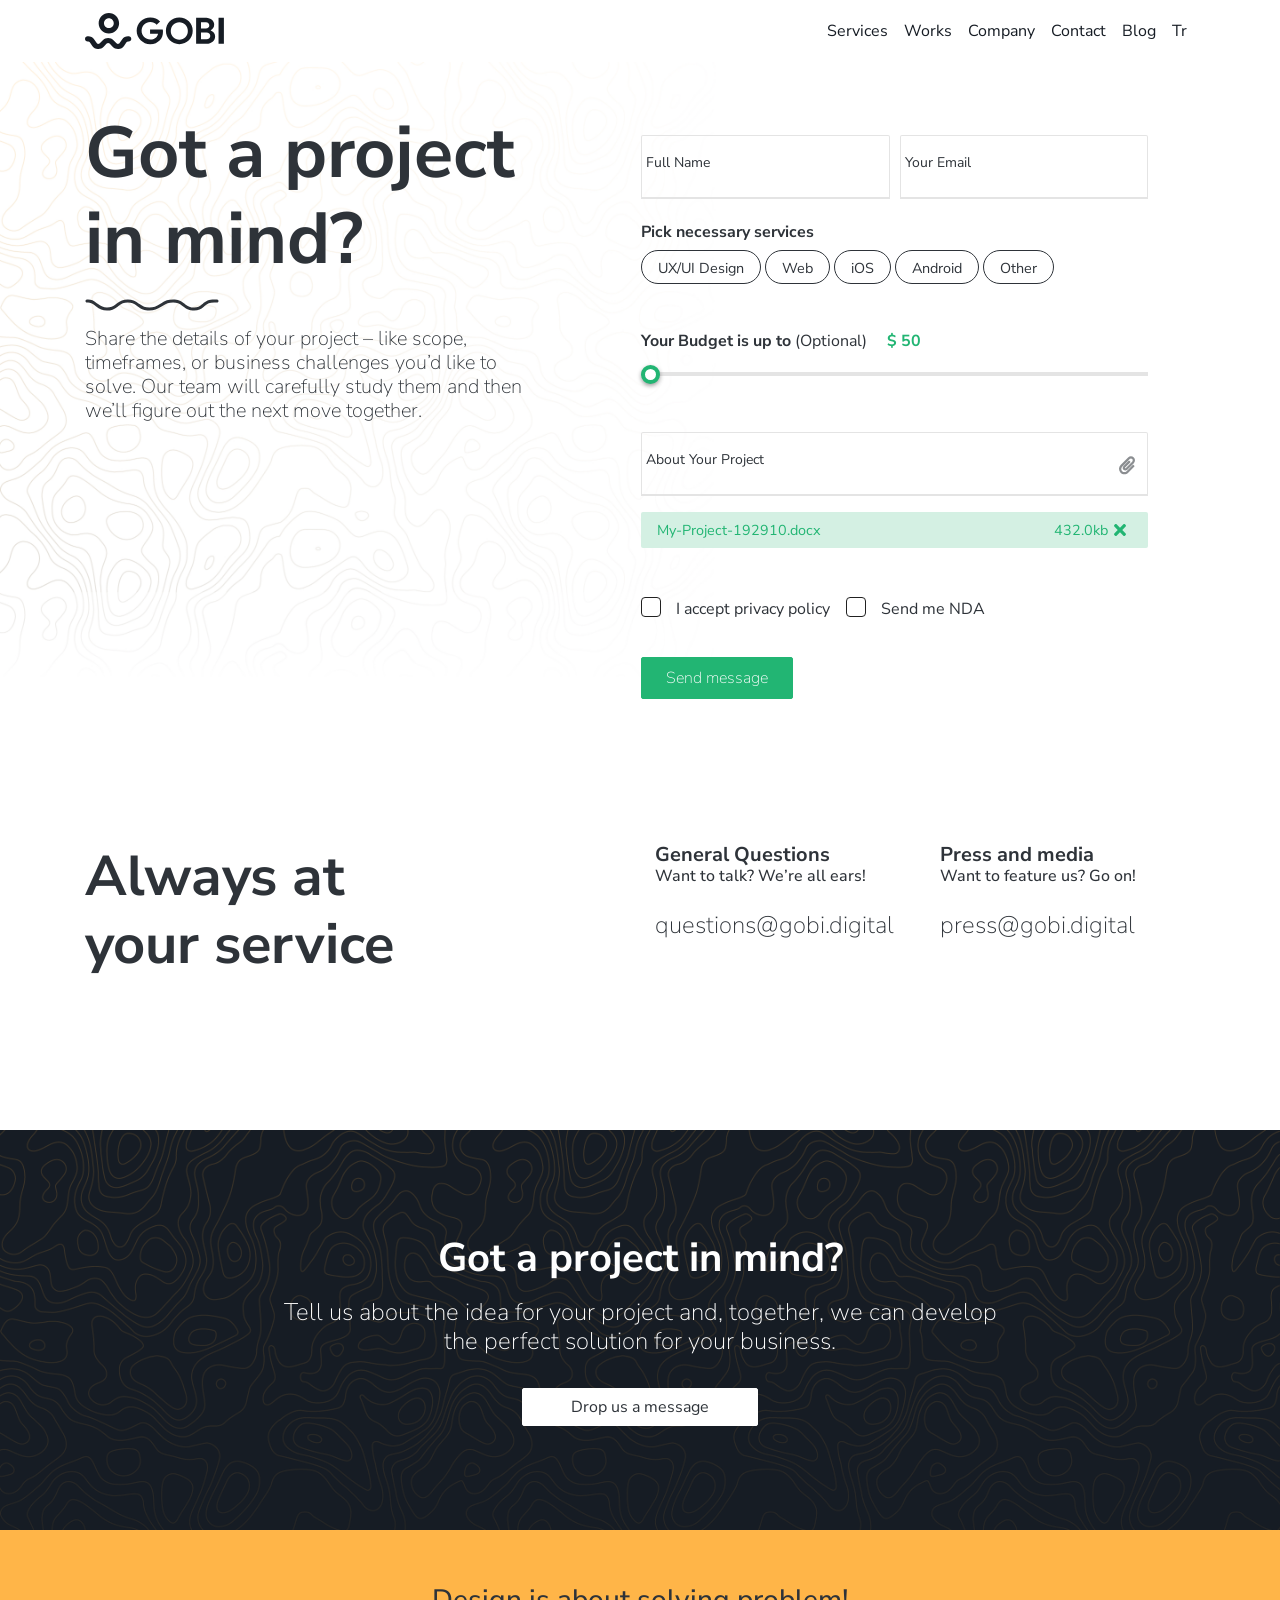
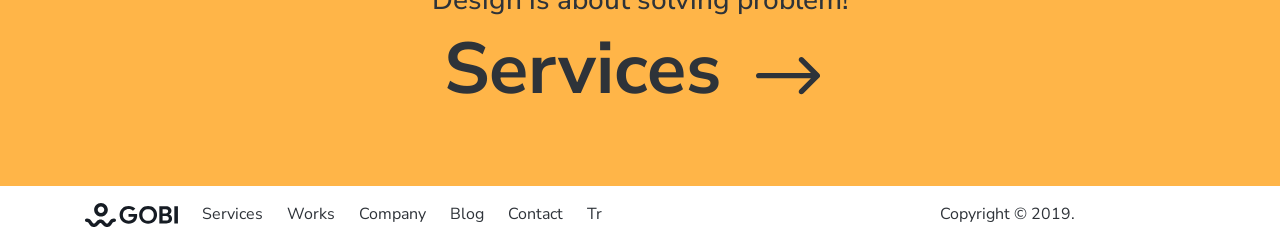
<file: contact.html>
<!doctype html>
<html lang="en">
  <head>
    <!-- Required meta tags -->
    <meta charset="utf-8">
    <meta name="viewport" content="width=device-width, initial-scale=1, shrink-to-fit=no">

    <!-- Bootstrap CSS -->
  
    <link rel="stylesheet" href="https://stackpath.bootstrapcdn.com/bootstrap/4.3.1/css/bootstrap.min.css" integrity="sha384-ggOyR0iXCbMQv3Xipma34MD+dH/1fQ784/j6cY/iJTQUOhcWr7x9JvoRxT2MZw1T" crossorigin="anonymous">
    <link href="https://fonts.googleapis.com/css?family=Nunito+Sans:300,400,700&display=swap&subset=latin-ext" rel="stylesheet">
    <link href="css/main-style.css" rel="stylesheet">
    <link rel="shortcut icon" href="/assets/favicon.ico" type="image/x-icon">
    <link rel="icon" href="/assets/favicon.ico" type="image/x-icon">
    
    

    <title>GOBI Works</title>
  </head>
  <body>
      <nav class="navbar navbar-expand-lg navbar-light white-background sticky-top">
          <div class="container">
            <a class="navbar-brand" href="/index.html"><img src="/assets/gobi-logo.svg" height="36"></a>
            <button class="navbar-toggler" type="button" data-toggle="collapse" data-target="#navbarNav" aria-controls="navbarNav" aria-expanded="false" aria-label="Toggle navigation">
              <span class="navbar-toggler-icon"></span>
            </button>
            <div class="collapse navbar-collapse justify-content-end" id="navbarNav">
              <ul class="navbar-nav ">
                <li class="nav-item">
                  <a class="nav-link" href="#">Services</a>
                </li>
                <li class="nav-item">
                  <a class="nav-link" href="/works.html">Works</a>
                </li>
                <li class="nav-item">
                  <a class="nav-link" href="#">Company</a>
                </li>
                <li class="nav-item">
                        <a class="nav-link" href="#">Contact</a>
                    </li>
                <li class="nav-item">
                    <a class="nav-link" href="#">Blog</a>
                </li>
                <li class="nav-item">
                    <a class="nav-link" href="#">Tr</a>
                </li>
              </ul>
            </div>
          </div>
        </nav>
      <!-- Section First Start -->
        <div class="d-flex contact-section pb-5">
           <div class="container pt-5">
               <div class="row">
               <div class="col-5">
                   <h1 class="gigantic-text text-decoration-bottom-left font-weight-bolder">Got a project in mind?</h1>
                   <h5 class="font-weight-lighter">Share the details of your project – like scope, timeframes, or business challenges you’d like to solve. Our team will carefully study them and
                        then we’ll figure out the next move together.</h5>
                   
               </div>
               <div class="col-6 offset-1 pl-5 ml-5">
                    <form>
                            <div class="form-row">
                                    <div class="custom-form-group col-md-6">
                                            <input type="text" id="full-name" class="form-field" placeholder="Full Name">
                                            <label for="full-name" class="form-label">Full Name</label>
                                    </div>
                                    <div class="custom-form-group col-md-6">
                                            <input type="email" id="email" class="form-field" placeholder="Your Email">
                                            <label for="email" class="form-label">Your Email</label>
                                    </div>
                            
                            </div>
                                  <div class="form-row mt-4">
                                <div class="col-md-12 ">
                                    <h6 class="font-weight-bolder">Pick necessary services</h6>
                                
                                      <label class="checkbox-container">
                                        <input type="checkbox" >
                                        <span class="checkbox-text">UX/UI Design</span>
                                        <span class="checkmark"></span>
                                    </label>
                                    <label class="checkbox-container">
                                        <input type="checkbox" >
                                        <span class="checkbox-text">Web</span>
                                        <span class="checkmark"></span>
                                    </label>
                                    <label class="checkbox-container">
                                        <input type="checkbox" >
                                        <span class="checkbox-text">iOS</span>
                                        <span class="checkmark"></span>
                                    </label>
                                    <label class="checkbox-container">
                                        <input type="checkbox" >
                                        <span class="checkbox-text">Android</span>
                                        <span class="checkmark"></span>
                                    </label>
                                    <label class="checkbox-container">
                                        <input type="checkbox" >
                                        <span class="checkbox-text">Other</span>
                                        <span class="checkmark"></span>
                                    </label>
                                  
                                </div>
                                  </div>
                                    <div class="form-row mt-4">
                                    <div class="col-md-12 mt-4">
                                        <h6 class="font-weight-bolder">Your Budget is up to <span class="font-weight-lighter">(Optional)</span> <span id="budget"></span></h6>
                                        <input type="range" min="0" max="1000000" value="50" class="slider" id="rangeInput">
                                    </div>
                                    </div>
                                    <div class="form-row mt-4">
                                      <div class="custom-form-group col-md-12">
                                        <input type="text" id="full-name" class="form-field" placeholder="Full Name">
                                        <label for="full-name" class="form-label">About Your Project</label>
                                          <div class="file-input-container">
                                          <input type="file" class="file-input" id="inputGroupFile01" aria-describedby="inputGroupFileAddon01">
                                          <span class="file-icon"></span>  
                                        </div>
                                        </div>
                                        <div class="col-md-12">
                                        <div class="upload-progress-container green-progress mt-3">
                                          <span>My-Project-192910.docx</span>
                                          <div class="progress-action">
                                            <span>432.0kb</span>
                                            <button type="submit" class="btn-close"></button>
                                          </div>
                                         
                                        </div>
                                        
                                      </div>
                                    </div>
                                    <div class="form-row mt-4">
                                      <div class="custom-form-group col-md-12 d-flex">
                                          <label class="custom-checkbox-container"><a href="#">I accept privacy policy</a>
                                              <input type="checkbox" >
                                              <span class="checksign"></span>
                                            </label>
                                            <label class="custom-checkbox-container">Send me NDA
                                                <input type="checkbox">
                                                <span class="checksign"></span>
                                              </label>
                                        </div>
                                    </div>
                                    <div class="form-row mt-4">
                                      <div class="col-md-12">
                                      
                                            <button type="submit" class="btn btn-lg btn-green px-4">Send message</button>
                                     
                                      </div>
                                    </div>
                           
                           
                        </form>
               </div>
            </div>
           </div> 
        </div>
       <!-- Section First End-->

       <div class="container-fluid white-background py-5">

       <div class="container py-5">
          <div class="row mb-5">
          <div class="col-4">
              <h1 class="huge-text font-weight-bolder">Always at your service</h1>
              
          </div>
          <div class="col-3 offset-2">
               <h5 class="font-weight-bolder mb-0">General Questions</h5>
               <h6>Want to talk? We’re all ears!</h6>
                <h4 class="font-weight-lighter mt-4">questions@gobi.digital</h4>

          </div>
          <div class="col-3 ">
              <h5 class="font-weight-bolder mb-0">Press and media</h5>
              <h6>Want to feature us? Go on!</h6>
               <h4 class="font-weight-lighter mt-4">press@gobi.digital</h4>

         </div>
       </div>
      </div> 
    </div>





    <div class="row m-0"> 
      <div class="blog-banner">
          <div class="container ">
            <div class="row">
              <div class="col-8 text-center offset-2">
              <h1 class="font-weight-bolder text-white">Got a project in mind?</h1>
              <h4 class="font-weight-lighter text-white my-3">Tell us about the idea for your project and, together, we can develop the perfect solution for your business.</h4>
              <a href="#" class="btn btn-white px-5 mt-3">Drop us a message</a>
              </div>
             </div>
          </div>
     </div>
    </div>
     
    <div class="row m-0">
      <div class="container text-center">
        <div class="banner-section">
        <h3> Design is about solving problem!</h3>
        <h1 class="gigantic-text font-weight-bolder">
            <a href="#"> Services <img height="96"src="/assets/next-arrow.svg"></a>
        </h1>
      </div>
      </div>
    </div>


</div>  

<footer class="py-3">
  <div class="container">
    <div class="row">
    <div class="col-sm-9">
      <ul class="list-unstyled m-0">
        <li><a href="#"><img height="24" src="assets/gobi-logo.svg"></a></li>
        <li><a href="#">Services</a></li>
        <li><a href="#">Works</a></li>
        <li><a href="#">Company</a></li>
        <li><a href="#">Blog</a></li>
        <li><a href="#">Contact</a></li>
        <li><a href="#">Tr</a></li>
      </ul>
  </div>
    <div class="col-sm-3 d-flex align-items-center">

      <span>  Copyright © 2019.</span>
    </div>
  </div>
  </div>

</footer>
      

       

    <!-- Optional JavaScript -->
    <!-- jQuery first, then Popper.js, then Bootstrap JS -->
    <script src="https://code.jquery.com/jquery-3.3.1.slim.min.js" integrity="sha384-q8i/X+965DzO0rT7abK41JStQIAqVgRVzpbzo5smXKp4YfRvH+8abtTE1Pi6jizo" crossorigin="anonymous"></script>
    <script src="https://cdnjs.cloudflare.com/ajax/libs/popper.js/1.14.7/umd/popper.min.js" integrity="sha384-UO2eT0CpHqdSJQ6hJty5KVphtPhzWj9WO1clHTMGa3JDZwrnQq4sF86dIHNDz0W1" crossorigin="anonymous"></script>
    <script src="https://stackpath.bootstrapcdn.com/bootstrap/4.3.1/js/bootstrap.min.js" integrity="sha384-JjSmVgyd0p3pXB1rRibZUAYoIIy6OrQ6VrjIEaFf/nJGzIxFDsf4x0xIM+B07jRM" crossorigin="anonymous"></script>
  
    <script src="js/range-slider.js"></script>
 
  </body>
</html>
</file>
<file: css/main-style.css>
body {
  background-color:#FFB548;
  color:#2E3339;
  font-family: 'Nunito Sans', sans-serif;
}

a, a:hover{
  text-decoration: none;
  color: inherit;
}


.navbar-light .navbar-nav .nav-link{
  color:#161C24;
}

.huge-text {
  font-size: 3.5rem;
}
.gigantic-text {
  font-size: 4.5rem;
}
.gigantic-text a {
  color:#2E3339;
  text-decoration: none;
}

.btn-dark {
  color: #fff;
  background-color: #2E3339;
  border-color: #2E3339;
}

.btn-white {
  color: #2E3339;
  background-color: #fff;
  border-color: #fff;
}

.btn-green{
  color: #fff;
  background-color: #22B573;
  border-color: #22B573;
}

.btn-green:hover{
  color: #fff;
  background-color: #22B573;
  border-color: #22B573;
}

.btn-lg{
  font-size:1rem;
  font-weight: 100;
}



.btn {
  border-radius:2px;
}

.section-two{
  background-image: url(/assets/sectiontwo-background.png);
  background-size: contain;
  background-repeat: no-repeat;
}

.section-one{
  background-image: url(/assets/sectionone-background.png);
  background-size: contain;
  background-repeat: repeat-x;
}


/* car */
#project-slider {
  position: relative;
  width: 100%;
  height: 80vh;

}

#project-slider .project-card {
  position: absolute;
  padding: 0;
  overflow: hidden;

}
#project-slider .prev-project {
  z-index: 15;
  left: 20%;
  transform: translateY(0px) translateX(-50%);
}

#project-slider .selected-project {
  z-index: 20;
  left: 50%;
  transform: translateY(0px) translateX(-50%) scale(1.2);
}

#project-slider .next-project{
  z-index: 15;
  left: 80%;
  transform: translateY(0px) translateX(-50%);
}
#project-slider .card, #project-slider .card-img {
  border: none;
  border-radius:2px;
}

#project-slider .card-img-overlay {
  padding: 0;
}
.card-logo{
  height: 32px;
  margin-bottom:16px;
}

#project-slider .card-title{
  margin-bottom:8px;
  font-weight: 700;
}

#project-slider .card-text{
  font-weight: lighter;
}


#project-slider .project-card.selected-project {
  box-shadow: 0 16px 32px -10px #310C0D;
}


.content-to-bottom{
  position: absolute;
  bottom: 0;
  padding:1.25rem;
}
/* car */


/* testimonial */
.testimonial-slider{
    position: absolute;
    top: 25%;
    width: 100%;
    left: 48px;
}


.testimonial-slider .card {
  border:0;
  border-radius:0;
}

.testimonial-slider .card .card-img{
  border-radius:0;
}

.head-block{
    min-height: 500px;
    border: 5px solid;
    padding: 16px;
  }

.white-card{
  border-radius: 2px;
  background-color: #fff;
  box-shadow: 0 16px 32px -10px rgba(144,44,46,0.50), 0 0px 14px -3px rgba(74, 22, 23, 0.14), 30px 0px 0px -15px #fff, -30px 0px 0px -15px #fff;
}

.testimonial-slider .card-body{
  padding:2rem;
}

.slider-indicator{
  display: flex;
  -ms-flex-pack: center;
  justify-content: center;
  list-style: none;
  margin: 0;
  padding: 0;
}



.slider-controls li {
  box-sizing: content-box;
  -ms-flex: 0 1 auto;
  flex: 0 1 auto;
  width: 14px;
  height: 14px;
  margin-right: 2px;
  margin-left: 2px;
  text-indent: -999px;
  cursor: pointer;
  border: 2px solid #2E3339;
  transition: opacity .6s ease;
}

.slider-controls{
  position: absolute;
  right: 0;
  top: 100%;
  left: 0;
  z-index: 15;
  display: -ms-flexbox;
  display: flex;
  -ms-flex-pack: center;
  justify-content: center;
  padding-left: 0;
  list-style: none;
  margin: 0;
  flex-direction: row;
  align-items: center;
}

.slider-controls .active {
  background-color:#2E3339;
}

.prev:before {
  content:'';
  background-image:url('/assets/prev-arrow.svg');
  background-size:cover;
  position:absolute;
  height: 48px;
  width:48px;
}
.next:after {
  content:'';
  background-image:url('/assets/next-arrow.svg');
  background-size:cover;
  position:absolute;
  height: 48px;
  width:48px;
}

.prev, .next{
  cursor: pointer;
  width: 48px;
  height: 48px;
  display: block;
  z-index: 9999;
}


/* testimonial */

/* blog banner */
.blog-banner {
  background-color: #161C24;
  background-image: url(/assets/sectionone-background.png);
  background-size: cover;
  background-position: top center;
  min-height: 400px;
  width: 100%;
  display: flex;
  flex-direction: row;
  align-items: center;
}

/* blog banner end */


.banner-section{
  min-height: 256px;
  display: flex;
  flex-direction: column;
  justify-content: center;
  
}

/*  footer */
footer {
  background-color:#fff;
}

footer ul {
  display: flex;
  flex-direction: row;
  align-items: center;
}

footer ul li {
  margin-right: 1.5rem;
}

footer ul li a, footer ul li a:hover  {
  color: #2E3339;
  text-decoration: none;
}
/*  footer */

.text-decoration-bottom:after, .text-decoration-bottom-left:after {
  content: '';
  background-image: url(/assets/text-decoration-bottom.svg);
  background-repeat: no-repeat;
  height: 12px;
  background-size: contain;
  background-position: top center;
  position: relative;
  display: block;
  width: 100%;
  margin-top: 1rem;
  margin-bottom: 1rem;
}
.text-decoration-bottom-left:after{
  background-position: top left;
}

.dark-background {
  background-color: #2E3339;
}

.blue-background{
  background-color:#0D59D0;
}

.green-background{
  background-color:#22B573;
}

.white-background {
  background-color:#ffffff;
}
.gobi-yellow-background {
  background-color:#FFB548;
}

.work-item{
  position: relative;
  display: flex;
  flex-direction: row;
  min-width: 0;
  color:#fff;
  text-align:left;
  overflow: hidden;
  min-height: 810px;
}

.work-item p {
  font-weight: 100;
}

.work-item-subj{
  opacity: 0.6;
  color:#fff;

}

.tag {
  padding: 4px 12px;
  border-radius: 36px;
  font-size: .8rem;
}
 

.tag-white-transparent{
  background-color: rgba(255,255,255,0.50);
  color:#fff;

}

.btn-icon{
  height: 32px;
  width: 32px;
  display: inline-block;
  background-image:url(/assets/next-arrow-white.svg);
  background-size: cover;
  background-repeat: no-repeat;
  vertical-align: middle;
}


.btn-outline-light:hover {
  color:#fff;
  background-color: transparent;
  border-color: #ffff;
  opacity: 0.5;
   transition: opacity .6s ease;
}

.work-image {
  background-size:contain;
  background-repeat: no-repeat;
  position: absolute;
}



.top-right{
  background-position: top right;
  top:0;
  right:0;
  width: 100%;
  height: 100%;
}

.top-left{
  background-position: top left;
  top:0;
  left:0;
  width: 100%;
  height: 100%;
}

.layer-bottom{
  z-index:1000;
}
.layer-middle{
  z-index:1050;
}
.layer-top{
  z-index: 1100;
}

.layer-most-top{
  z-index: 9000;
}


.contact-section{
  background-color:#fff;
  background-image:url(/assets/contact-background.jpg);
  background-size:cover;
}


.custom-form-group {
  position: relative;
  padding: 15px 0 0;
  margin-top: 10px;
}

.form-field {
  font-family: inherit;
  width: 100%;
  border: 0;
  border: 1px solid #E4E4E4;
  border-bottom: 2px solid #E4E4E4;
  border-radius: 2px 2px 0 0;
  outline: 0;
  font-size: 14px;
  color: #212121;
  padding: 8px 4px;
  background: transparent;
  transition: border-color 0.2s;
  height: 64px;
}

.form-field::placeholder {
  color: transparent;
}

.form-field:placeholder-shown ~ .form-label {
  font-size: 14px;
    cursor: text;
    top: 32px;

}

.custom-form-group .form-label,
.form-field:focus ~ .form-label {
  position: absolute;
  top: 20px;
  left: 10px;
  display: block;
  transition: 0.2s;
  font-size: 12px;
  color: #2E3339;

}

.form-field:focus ~ .form-label {
  color: #22B573;
 
  
}

.form-field:focus {
  border-color:#22B573;
}





/* custom checkbox */
.checkbox-container {
  display: inline-block;
  position: relative;
  margin-bottom: 0;
  cursor: pointer;
  font-size: 22px;
  -webkit-user-select: none;
  -moz-user-select: none;
  -ms-user-select: none;
  user-select: none;
  vertical-align: middle;
  border: 1px solid #2E3339;
  padding: 0px 16px;
  height: 34px;
  text-align: center;
  border-radius:36px;
}

.checkbox-text{
  font-size: .9rem;
  vertical-align: middle;
  position: relative;
  z-index:1000;
}

/* Hide the browser's default checkbox */
.checkbox-container  input {
  position: absolute;
  opacity: 0;
  cursor: pointer;
  height: 0;
  width: 0;
}

/* Create a custom checkbox */
.checkmark {
  position: absolute;
  top:0;
  left:0;
  height: 100%;
  width: 100%;
  background-color: transparent;
  z-index: 900;
  border: 1px solid transparent;
  border-radius: 36px;

}

/* On mouse-over, add a grey background color */
.checkbox-container:hover input ~ .checkmark {
  background-color: transparent;
}

/* When the checkbox is checked, add a blue background */
.checkbox-container input:checked ~ .checkmark{
  background-color: transparent;
  border: 1px solid #22B573;
  border-radius: 36px;
  box-shadow: 0px 0px 0px 1px #22B573;
}

.checkbox-container input:checked+.checkbox-text{
  color: #22B573;
}



/* custom checkbox end */




/* custom range slider */

.slidecontainer {
  width: 100%; /* Width of the outside container */
}

/* The slider itself */
.slider {
  -webkit-appearance: none;  /* Override default CSS styles */
  appearance: none;
  width: 100%; /* Full-width */
  height: 4px; /* Specified height */
  background: #E4E4E4; /* Grey background */
  outline: none; /* Remove outline */
  opacity: 1; /* Set transparency (for mouse-over effects on hover) */
  -webkit-transition: .2s; /* 0.2 seconds transition on hover */
  transition: opacity .2s;
}

/* Mouse-over effects */
.slider:hover {
  opacity: 1; /* Fully shown on mouse-over */
}

/* The slider handle (use -webkit- (Chrome, Opera, Safari, Edge) and -moz- (Firefox) to override default look) */
.slider::-webkit-slider-thumb {
  -webkit-appearance: none; /* Override default look */
  appearance: none;
  width: 19px; /* Set a specific slider handle width */
  height: 19px; /* Slider handle height */
  background: #fff; /* Green background */
  cursor: pointer; /* Cursor on hover */
  border:4px solid #22B573;
  border-radius: 100%;
  box-shadow: 0 2px 4px 0 rgba(0,0,0,0.39);
}

.slider::-moz-range-thumb {
  width: 19px; /* Set a specific slider handle width */
  height: 19px; /* Slider handle height */
  background: #fff; /* Green background */
  cursor: pointer; /* Cursor on hover */
  border:4px solid #22B573;
  border-radius: 100%;
  box-shadow: 0 2px 4px 0 rgba(0,0,0,0.39);

}

#budget {
  color: #22B573;
  margin-left:16px;
}

#budget:before{
  content:'$';
  margin-right: 4px;

}

/* custom range slider end */


.file-input{
  opacity: 0;
  width: 48px;
  height: 48px;
  cursor: pointer;
  position: relative;
  z-index: 1100;
}
.file-input:hover, .file-input-container:hover{
  cursor: pointer;
}

.file-input-container{
    position: absolute;
    right: 10px;
    top: 32px;
    display: inherit;
    background-color: transparent;
    overflow: hidden;
    cursor: pointer;
    z-index: 1100;
}

.file-icon {
  z-index: 1000;
  content: '';
  background-image: url(/assets/paper-clip.svg);
  background-size: contain;
  width: 32px;
  height: 32px;
  position: absolute;
  top: 0;
  right: 0;
}

.file-icon:hover{
  opacity: 0.5;
}




.upload-progress-container{
  height:36px;
  width: 100%;
  border-radius:2px;
  padding:0.5rem 1rem;
  display: flex;
    flex-direction: row;
    justify-content: space-between;
    align-items: center;
}

.green-progress{
  background-color:#D4F0E3;
  color:#22B573;
  font-size:0.9rem;

}

.btn-close{
  height:24px;
  width:24px;
  background-color:transparent;
  background-image: url(/assets/close-btn.svg);
  background-size:contain;
  border: none;
  outline: none;

}

.btn-close:hover{
 opacity:0.5;
 transition:opacity  1s;

}


.progress-action{
  display: flex;
    align-items: center;
}






/* custom checkbox */

.custom-checkbox-container {
  display: block;
  position: relative;
  padding-left: 35px;
  margin-bottom: 12px;
  margin-right: 16px;
  cursor: pointer;
  font-size: 1rem;
  -webkit-user-select: none;
  -moz-user-select: none;
  -ms-user-select: none;
  user-select: none;
}

/* Hide the browser's default checkbox */
.custom-checkbox-container  input {
  position: absolute;
  opacity: 0;
  cursor: pointer;
  height: 0;
  width: 0;
}

/* Create a custom checkbox */
.checksign {
  position: absolute;
  top: 0;
  left: 0;
  height: 20px;
  width: 20px;
  background-color: #fff;
  border-radius:4px;
  border:1px solid #212121;
}

/* On mouse-over, add a grey background color */
.custom-checkbox-container :hover input ~ .checksign {
  background-color: #ccc;
}

/* When the checkbox is checked, add a blue background */
.custom-checkbox-container  input:checked ~ .checksign {
  background-color: #D4F0E3;
  border: 1px solid #22B573;
}

/* Create the checkmark/indicator (hidden when not checked) */
.checksign:after {
  content: "";
  position: absolute;
  display: none;
}

/* Show the checkmark when checked */
.custom-checkbox-container  input:checked ~ .checksign:after {
  display: block;
}

/* Style the checkmark/indicator */
.custom-checkbox-container  .checksign:after {
  width: 20px;
  height: 20px;
  background-image: url(/assets/check.svg);
  background-size: contain;
  background-repeat: no-repeat;
  background-position: center center;

}

/* custom checkbox end */
</file>
